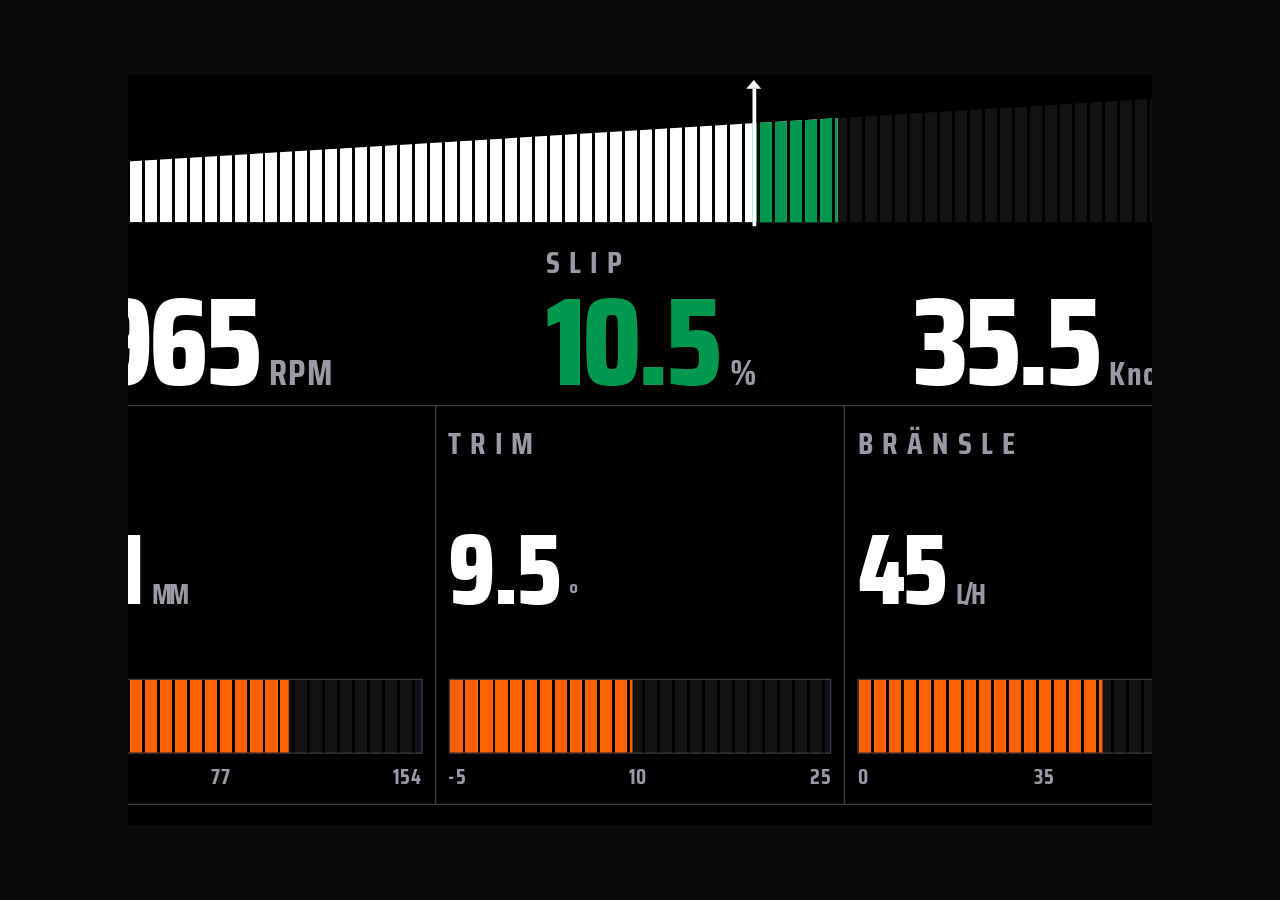
<file: HydroliftDash/index.html>
<!DOCTYPE html>
<html lang="sv">

<head>
  <meta charset="UTF-8">
  <meta name="viewport" content="width=device-width, initial-scale=1">
  <title>Hydrolift T18 — Dash</title>
  <link rel="preconnect" href="https://fonts.googleapis.com">
  <link rel="preconnect" href="https://fonts.gstatic.com" crossorigin>
  <link href="https://fonts.googleapis.com/css2?family=Saira+Condensed:wght@600;700;800&display=swap" rel="stylesheet">
  <link rel="stylesheet" href="dash.css">
</head>

<body>

  <div id="dash">

    <!-- Varvtal. Gapet mellan grepp-markören och stapelkanten är slippet. -->
    <div class="rpmwrap">
      <div class="wedge">
        <div class="wfill" id="wfill"></div>
        <div class="wgap" id="wgap"></div>
        <div class="wzone" id="wzone"></div>
      </div>
      <div class="segmask"></div>
      <div class="ghost" id="ghost"></div>
      <div class="rpmlab">RPM</div>
    </div>

    <!-- Vad båten ger tillbaka -->
    <div class="hero">
      <div class="box">
        <div class="big"><span id="rpm">0</span><span class="u">RPM</span></div>
      </div>
       <div class="box">
        <div class="lab" style="margin-bottom:5px">Slip</div>
        <div class="big end"><span id="slip">0.0</span><span class="u">%</span></div>
      </div>
      <div class="box">
        <div class="lab" style="margin-bottom:5px"></div>
        <div class="big mid"><span id="knots">0.0</span><span class="u">Knots</span></div>
      </div>
    </div>

    <!-- Vad du justerar -->
    <div class="row">
      <div class="cell">
        <div class="lab">Hiss</div>
        <div class="num"><span id="lift">0</span><span class="u">MM</span></div>
        <div>
          <div class="bar">
            <div class="bfill" id="liftBar"></div>
          </div>
          <div class="scale"><span>0</span><span>77</span><span>154</span></div>
        </div>
      </div>
      <div class="cell">
        <div class="lab">Trim</div>
        <div class="num"><span id="trim">0.0</span><span class="u">°</span></div>
        <div>
          <div class="bar">
            <div class="bfill" id="trimBar"></div>
          </div>
          <div class="scale"><span>-5</span><span>10</span><span>25</span></div>
        </div>
      </div>

      <div class="cell">
        <div class="lab">Bränsle</div>
        <div class="num"><span id="fuel">0</span><span class="u">L/H</span></div>
        <div>
          <div class="bar">
            <div class="bfill" id="fuelBar"></div>
          </div>
          <div class="scale"><span>0</span><span>35</span><span>70</span></div>
        </div>
      </div>
    </div>

    <div id="stale">INGEN LÄNK</div>
  </div>

  <script src="dash.js"></script>
</body>

</html>
</file>
<file: HydroliftDash/dash.css>
/* ============================================================
   Hydrolift T18 — instrumentpanel
   Native 1024x600. Färgspråket är strikt:
     vit    = mätvärde
     orange = slip, och ingenting annat
     röd    = redline eller slip över gränsen
     grön   = bra grepp
   ============================================================ */

*,
*::before,
*::after {
  box-sizing: border-box;
  margin: 0;
  padding: 0
}

:root {
  --black: #000;
  --hair: #131316;
  --line: #3a3a42;
  --white: #fff;
  --dim: #9a9aa2;
  --orange: #ff6200;
  --red: #ff2b2b;
  --green: #00974e;
  --yellow: #e7e302;
  --seg: 10px;
  /* segmentbredd */
  --gapw: 2px;
  /* mellanrum mellan segment */
}

html,
body {
  background: #0a0a0b;
  height: 100%;
  font-family: 'Saira Condensed', 'Arial Narrow', system-ui, sans-serif;
  font-variant-numeric: tabular-nums;
  -webkit-font-smoothing: antialiased;
  display: flex;
  align-items: center;
  justify-content: center;
  overflow: hidden;
}

#dash {
  width: 1024px;
  height: 600px;
  background: var(--black);
  color: var(--white);
  display: flex;
  flex-direction: column;
  gap: 12px;
  padding: 14px 20px 16px;
  transform-origin: center;
  position: relative;
}

.lab {
  font-size: 25px;
  font-weight: 700;
  letter-spacing: .3em;
  color: var(--dim);
  text-transform: uppercase;
}

/* ---------- RPM: segmenterad kil ---------- */
.rpmwrap {
  position: relative;
  height: 104px;
  flex: none
}

.wedge {
  position: absolute;
  inset: 0;
  clip-path: polygon(0 58%, 100% 0, 100% 100%, 0 100%);
  background: var(--hair);
}

/* stapeln = varvtal */
.wfill {
  position: absolute;
  inset: 0 auto 0 0;
  width: 0;
  background: var(--white);
  transition: width .08s linear, background .15s linear;
}

/* gapet = slip */
.wgap {
  position: absolute;
  top: 0;
  bottom: 0;
  left: 0;
  width: 0;
  background: var(--orange);
  transition: left .08s linear, width .08s linear, background .15s linear;
}

.wzone {
  position: absolute;
  top: 0;
  bottom: 0;
  right: 0;
  background: rgba(255, 43, 43, .26)
}

/* skär ut mellanrummen mellan segmenten */
.segmask {
  position: absolute;
  inset: 0;
  pointer-events: none;
  background: repeating-linear-gradient(90deg,
      transparent 0 var(--seg), #000 var(--seg) calc(var(--seg) + var(--gapw)));
}

/* grepp-markören: där varvtalet skulle legat vid noll slip */
.ghost {
  position: absolute;
  top: -3px;
  bottom: -3px;
  width: 3px;
  background: var(--white);
  left: 0;
  transition: left .08s linear;
  z-index: 3;
}

.ghost::before {
  content: '';
  position: absolute;
  bottom: 100%;
  left: -5px;
  border-left: 6px solid transparent;
  border-right: 6px solid transparent;
  border-bottom: 7px solid var(--white);
}

.rpmlab {
  position: absolute;
  right: 6px;
  top: 3px;
  z-index: 4;
  font-size: 15px;
  font-weight: 700;
  letter-spacing: .3em;
  color: var(--dim);
}

/* ---------- hero: varvtal + slip ---------- */
.hero {
  display: grid;
  grid-template-columns: 1.45fr 1fr 1fr;
  gap: 20px;
  flex: none
}

.box {
  display: flex;
  flex-direction: column;
  justify-content: flex-end
}

.big {
  font-size: 100px;
  font-weight: 800;
  line-height: .78;
  letter-spacing: -.035em;
  display: flex;
  align-items: baseline;
  gap: 9px;
}

.big .u {
  font-size: 29px;
  font-weight: 700;
  color: var(--dim);
  letter-spacing: .04em
}

/* .mid {
  font-size: 100px
}
.mid {
  font-size: 100px
} */

.mid .u {
  font-size: 26px
}

/* ---------- botten: tre stapelmätare ---------- */
.row {
  display: grid;
  grid-template-columns: 1fr 1fr 1fr;
  gap: 1px;
  background: var(--line);
  border: 1px solid var(--line);
  flex: 1;
}

.cell {
  background: var(--black);
  padding: 10px 10px 9px;
  display: flex;
  flex-direction: column;
  justify-content: space-between;
}

.num {
  font-size: 80px;
  font-weight: 800;
  line-height: .84;
  letter-spacing: -.03em;
  display: flex;
  align-items: baseline;
  gap: 8px;
}

.num .u {
  font-size: 23px;
  font-weight: 700;
  color: var(--dim)
}

.bar {
  position: relative;
  height: 60px;
  background: var(--hair);
  border: 1px solid var(--line);
  margin-top: 6px;
}

.bfill {
  position: absolute;
  inset: 0 auto 0 0;
  width: 0;
  background: var(--orange);
  transition: width .12s linear;
}

.bar::after {
  content: '';
  position: absolute;
  inset: 0;
  pointer-events: none;
  background: repeating-linear-gradient(90deg,
      transparent 0 var(--seg), #000 var(--seg) calc(var(--seg) + var(--gapw)));
}

.scale {
  display: flex;
  justify-content: space-between;
  margin-top: 5px;
  font-size: 17px;
  font-weight: 700;
  letter-spacing: .05em;
  color: var(--dim);
}

.warn {
  color: var(--yellow)
}
.bad {
  color: var(--red)
}

.ok {
  color: var(--green)
}

/* länkbortfall: frusna siffror i 60 knop är farligare än ingen skärm alls */
#stale {
  position: absolute;
  inset: 0;
  background: rgba(255, 43, 43, .93);
  display: none;
  align-items: center;
  justify-content: center;
  font-size: 64px;
  font-weight: 800;
  letter-spacing: .1em;
  z-index: 10;
}

#stale.on {
  display: flex
}

@media (prefers-reduced-motion:reduce) {
  * {
    transition: none !important
  }
}
</file>
